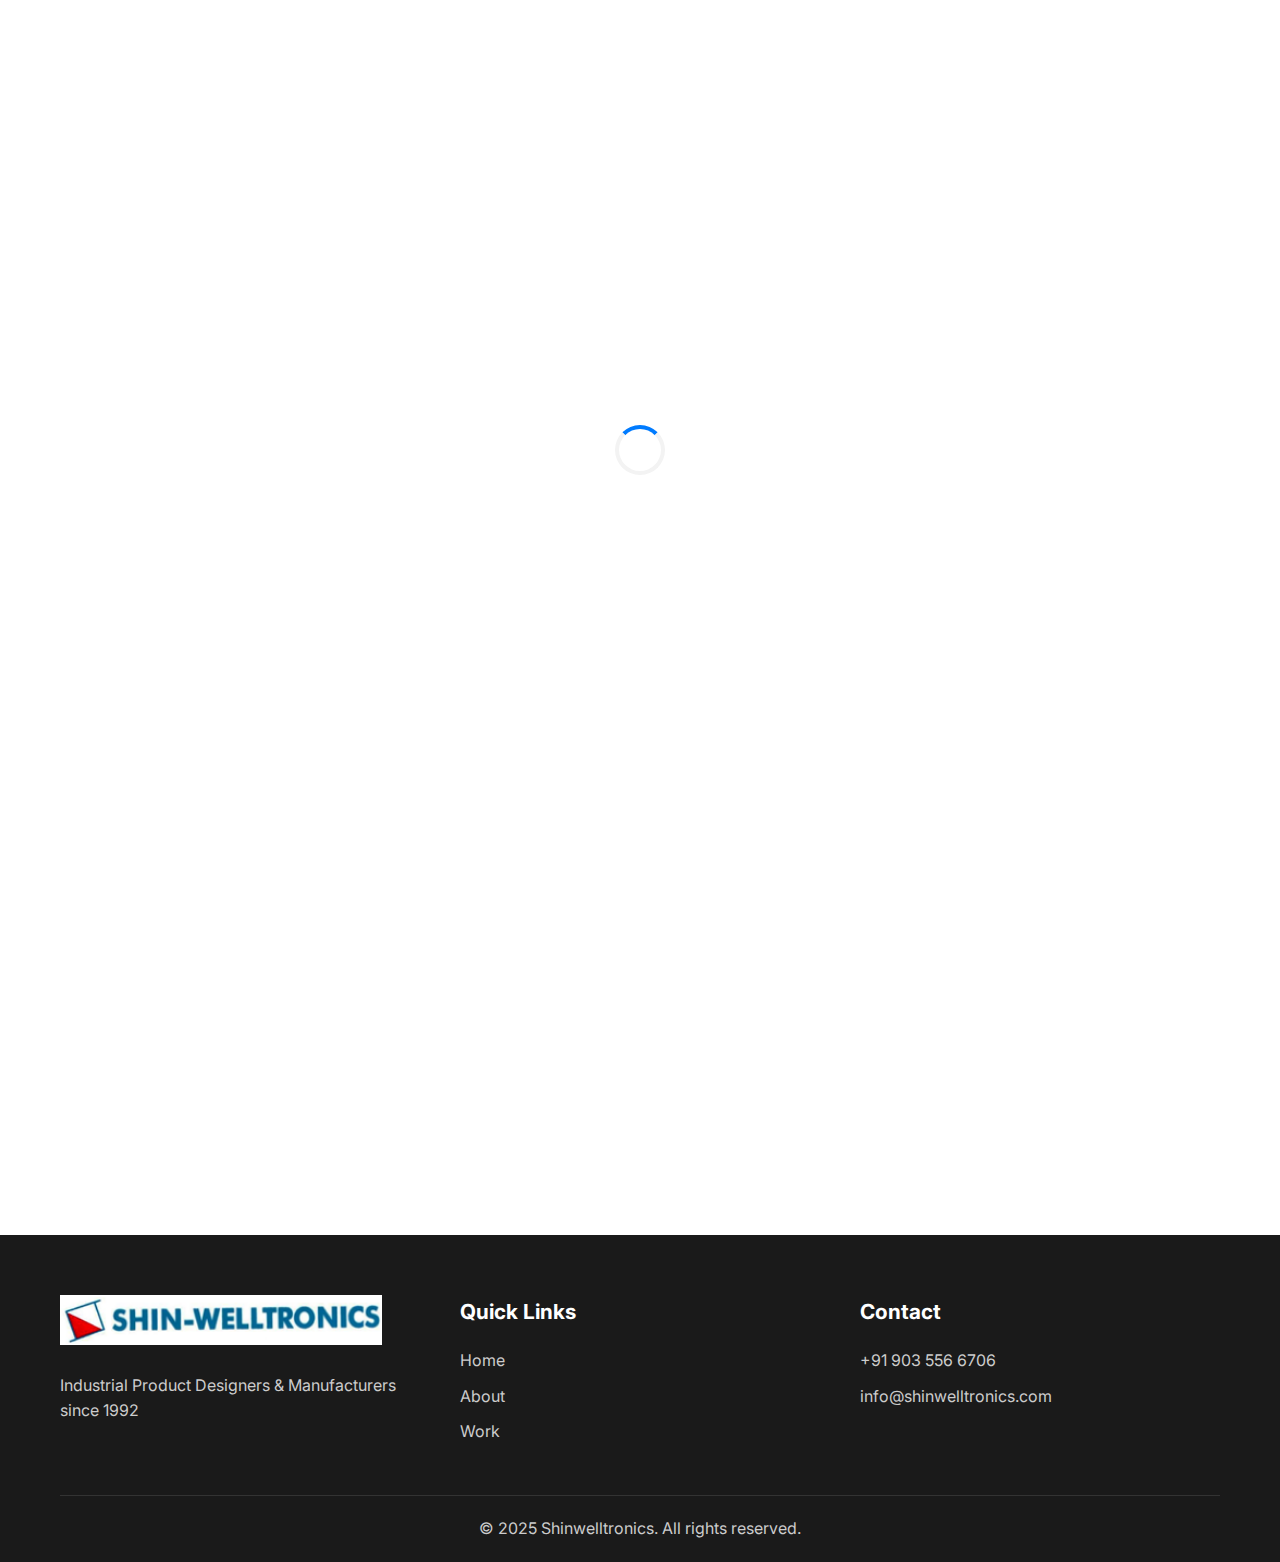
<file: index.html>
<!DOCTYPE html>
<html lang="en">
<head>
    <meta charset="UTF-8">
    <meta name="viewport" content="width=device-width, initial-scale=1.0">
    <title>Shinwelltronics - Industrial Product Designers & Manufacturers</title>
    <link rel="stylesheet" href="styles.css">
    <link href="https://fonts.googleapis.com/css2?family=Inter:wght@300;400;500;600;700&display=swap" rel="stylesheet">
    <link rel="stylesheet" href="https://cdnjs.cloudflare.com/ajax/libs/font-awesome/6.0.0/css/all.min.css">
</head>
<body>
    <!-- Navigation -->
    <nav class="navbar">
        <div class="nav-container">
            <div class="nav-logo">
                <a href="index.html">
                    <img src="img/shinwelltronics-logo.png" alt="Shinwelltronics">
                </a>
            </div>
            <ul class="nav-menu">
                <li class="nav-item">
                    <a href="index.html" class="nav-link active">Home</a>
                </li>
                <li class="nav-item">
                    <a href="about.html" class="nav-link">About</a>
                </li>
                <li class="nav-item">
                    <a href="work.html" class="nav-link">Work</a>
                </li>
                <li class="nav-item">
                    <a href="contact.html" class="nav-link">Contact</a>
                </li>
            </ul>
            <div class="hamburger">
                <span class="bar"></span>
                <span class="bar"></span>
                <span class="bar"></span>
            </div>
        </div>
    </nav>

    <!-- Hero Section -->
    <section id="home" class="hero">
        <div class="hero-container">
            <div class="hero-content">
                <h1 class="hero-title">Experts in Manufacturing Customised Industrial Products</h1>
                <p class="hero-subtitle">We develop industrial products to custom specifications with 25+ years of design and manufacturing expertise.</p>
                <div class="hero-buttons">
                    <a href="work.html" class="btn btn-primary">View Our Work</a>
                    <a href="contact.html" class="btn btn-secondary">Get in Touch</a>
                </div>
            </div>
            <div class="hero-image">
                <img src="img/main-bg.jpg" alt="Industrial Manufacturing">
            </div>
        </div>
    </section>

    <!-- Quick Stats Section -->
    <section class="stats">
        <div class="container">
            <div class="stats-grid">
                <div class="stat-item">
                    <div class="stat-number">25+</div>
                    <div class="stat-label">Years Experience</div>
                </div>
                <div class="stat-item">
                    <div class="stat-number">60+</div>
                    <div class="stat-label">Projects Completed</div>
                </div>
                <div class="stat-item">
                    <div class="stat-number">100%</div>
                    <div class="stat-label">Quality Assured</div>
                </div>
                <div class="stat-item">
                    <div class="stat-number">24/7</div>
                    <div class="stat-label">Support Available</div>
                </div>
            </div>
        </div>
    </section>

    <!-- Footer -->
    <footer class="footer">
        <div class="container">
            <div class="footer-content">
                <div class="footer-section">
                    <img src="img/shinwelltronics-logo.png" alt="Shinwelltronics" class="footer-logo">
                    <p>Industrial Product Designers & Manufacturers since 1992</p>
                </div>
                <div class="footer-section">
                    <h3>Quick Links</h3>
                    <ul>
                        <li><a href="index.html">Home</a></li>
                        <li><a href="about.html">About</a></li>
                        <li><a href="work.html">Work</a></li>
                    </ul>
                </div>
                <div class="footer-section">
                    <h3>Contact</h3>
                    <p>+91 903 556 6706</p>
                    <p>info@shinwelltronics.com</p>
                </div>
            </div>
            <div class="footer-bottom">
                <p>&copy; 2025 Shinwelltronics. All rights reserved.</p>
            </div>
        </div>
    </footer>

    <script src="script.js"></script>
</body>
</html>
</file>
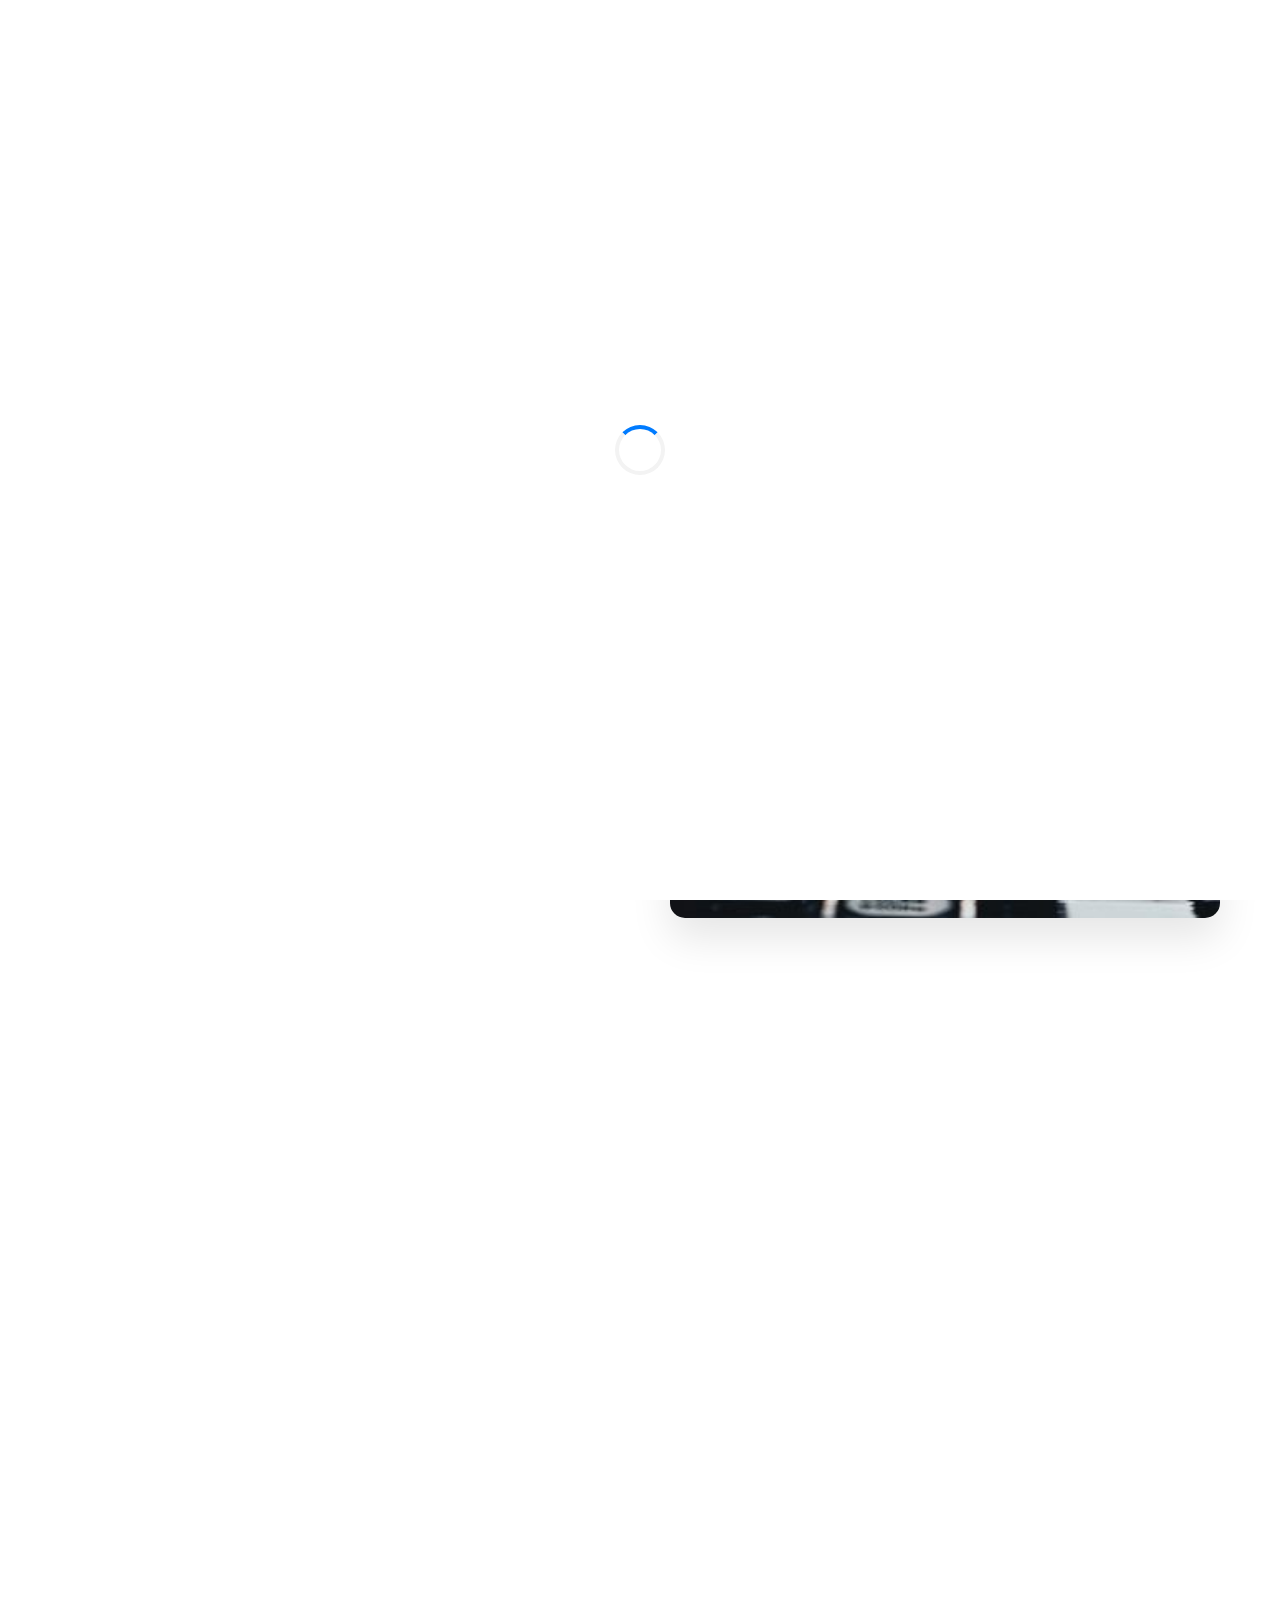
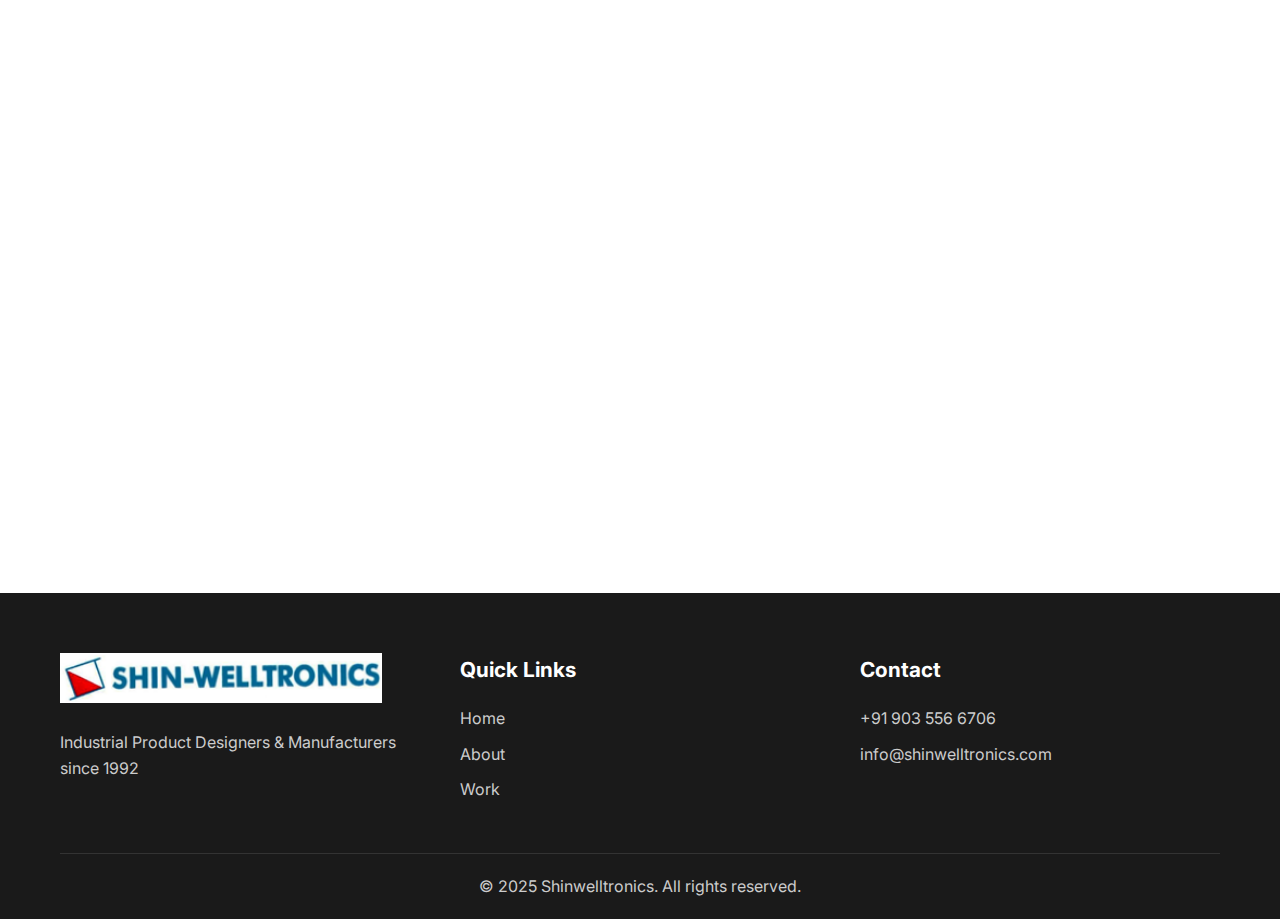
<file: about.html>
<!DOCTYPE html>
<html lang="en">
<head>
    <meta charset="UTF-8">
    <meta name="viewport" content="width=device-width, initial-scale=1.0">
    <title>About Us - Shinwelltronics</title>
    <link rel="stylesheet" href="styles.css">
    <link href="https://fonts.googleapis.com/css2?family=Inter:wght@300;400;500;600;700&display=swap" rel="stylesheet">
    <link rel="stylesheet" href="https://cdnjs.cloudflare.com/ajax/libs/font-awesome/6.0.0/css/all.min.css">
</head>
<body>
    <!-- Navigation -->
    <nav class="navbar">
        <div class="nav-container">
            <div class="nav-logo">
                <a href="index.html">
                    <img src="img/shinwelltronics-logo.png" alt="Shinwelltronics">
                </a>
            </div>
            <ul class="nav-menu">
                <li class="nav-item">
                    <a href="index.html" class="nav-link">Home</a>
                </li>
                <li class="nav-item">
                    <a href="about.html" class="nav-link active">About</a>
                </li>
                <li class="nav-item">
                    <a href="work.html" class="nav-link">Work</a>
                </li>
                <li class="nav-item">
                    <a href="facility.html" class="nav-link">Facility</a>
                </li>
                <li class="nav-item">
                    <a href="contact.html" class="nav-link">Contact</a>
                </li>
            </ul>
            <div class="hamburger">
                <span class="bar"></span>
                <span class="bar"></span>
                <span class="bar"></span>
            </div>
        </div>
    </nav>

    <!-- Page Header -->
    <section class="page-header">
        <div class="container">
            <h1>About Us</h1>
            <p>Learn more about our company and our journey</p>
        </div>
    </section>

    <!-- About Section -->
    <section class="about">
        <div class="container">
            <div class="about-content">
                <div class="about-text">
                    <h2>Who Are We?</h2>
                    <p class="about-highlight">Established in 1992, we specialise in manufacturing of industrial products.</p>
                    <p>We design, develop and manufacture a range of industrial & embedded products, and service industrial machines. Our team consists of design engineers who manage the life cycle of hardware-based & micro-controller based products to make the end product using computer interfacing, and comprehensive testing diagnostics.</p>
                    <p>Based in Bangalore, we offer 25+ years of rich design and manufacturing expertise to small and large companies globally.</p>
                </div>
                <div class="about-image">
                    <img src="img/industrial-product-development-bangalore-basavanagudi.jpg" alt="About Shinwelltronics">
                </div>
            </div>
        </div>
    </section>

    <!-- Mission Vision Section -->
    <section class="mission-vision">
        <div class="container">
            <div class="mv-grid">
                <div class="mv-card">
                    <div class="mv-icon">
                        <i class="fas fa-bullseye"></i>
                    </div>
                    <h3>Our Mission</h3>
                    <p>To provide innovative industrial manufacturing solutions that exceed customer expectations through quality, reliability, and cutting-edge technology.</p>
                </div>
                <div class="mv-card">
                    <div class="mv-icon">
                        <i class="fas fa-eye"></i>
                    </div>
                    <h3>Our Vision</h3>
                    <p>To be the leading industrial product design and manufacturing company, recognized for excellence, innovation, and customer satisfaction.</p>
                </div>
            </div>
        </div>
    </section>

    <!-- Values Section -->
    <section class="values">
        <div class="container">
            <div class="section-header">
                <h2>Our Core Values</h2>
                <p>The principles that guide everything we do</p>
            </div>
            <div class="values-grid">
                <div class="value-card">
                    <div class="value-icon">
                        <i class="fas fa-star"></i>
                    </div>
                    <h3>Quality</h3>
                    <p>We maintain the highest standards in all our products and services.</p>
                </div>
                <div class="value-card">
                    <div class="value-icon">
                        <i class="fas fa-lightbulb"></i>
                    </div>
                    <h3>Innovation</h3>
                    <p>Constantly pushing boundaries with cutting-edge technology and solutions.</p>
                </div>
                <div class="value-card">
                    <div class="value-icon">
                        <i class="fas fa-handshake"></i>
                    </div>
                    <h3>Integrity</h3>
                    <p>Building trust through honest, transparent, and ethical business practices.</p>
                </div>
                <div class="value-card">
                    <div class="value-icon">
                        <i class="fas fa-users"></i>
                    </div>
                    <h3>Customer Focus</h3>
                    <p>Putting our customers first and exceeding their expectations.</p>
                </div>
            </div>
        </div>
    </section>

    <!-- Footer -->
    <footer class="footer">
        <div class="container">
            <div class="footer-content">
                <div class="footer-section">
                    <img src="img/shinwelltronics-logo.png" alt="Shinwelltronics" class="footer-logo">
                    <p>Industrial Product Designers & Manufacturers since 1992</p>
                </div>
                <div class="footer-section">
                    <h3>Quick Links</h3>
                    <ul>
                        <li><a href="index.html">Home</a></li>
                        <li><a href="about.html">About</a></li>
                        <li><a href="work.html">Work</a></li>
                    </ul>
                </div>
                <div class="footer-section">
                    <h3>Contact</h3>
                    <p>+91 903 556 6706</p>
                    <p>info@shinwelltronics.com</p>
                </div>
            </div>
            <div class="footer-bottom">
                <p>&copy; 2025 Shinwelltronics. All rights reserved.</p>
            </div>
        </div>
    </footer>

    <script src="script.js"></script>
</body>
</html>
</file>
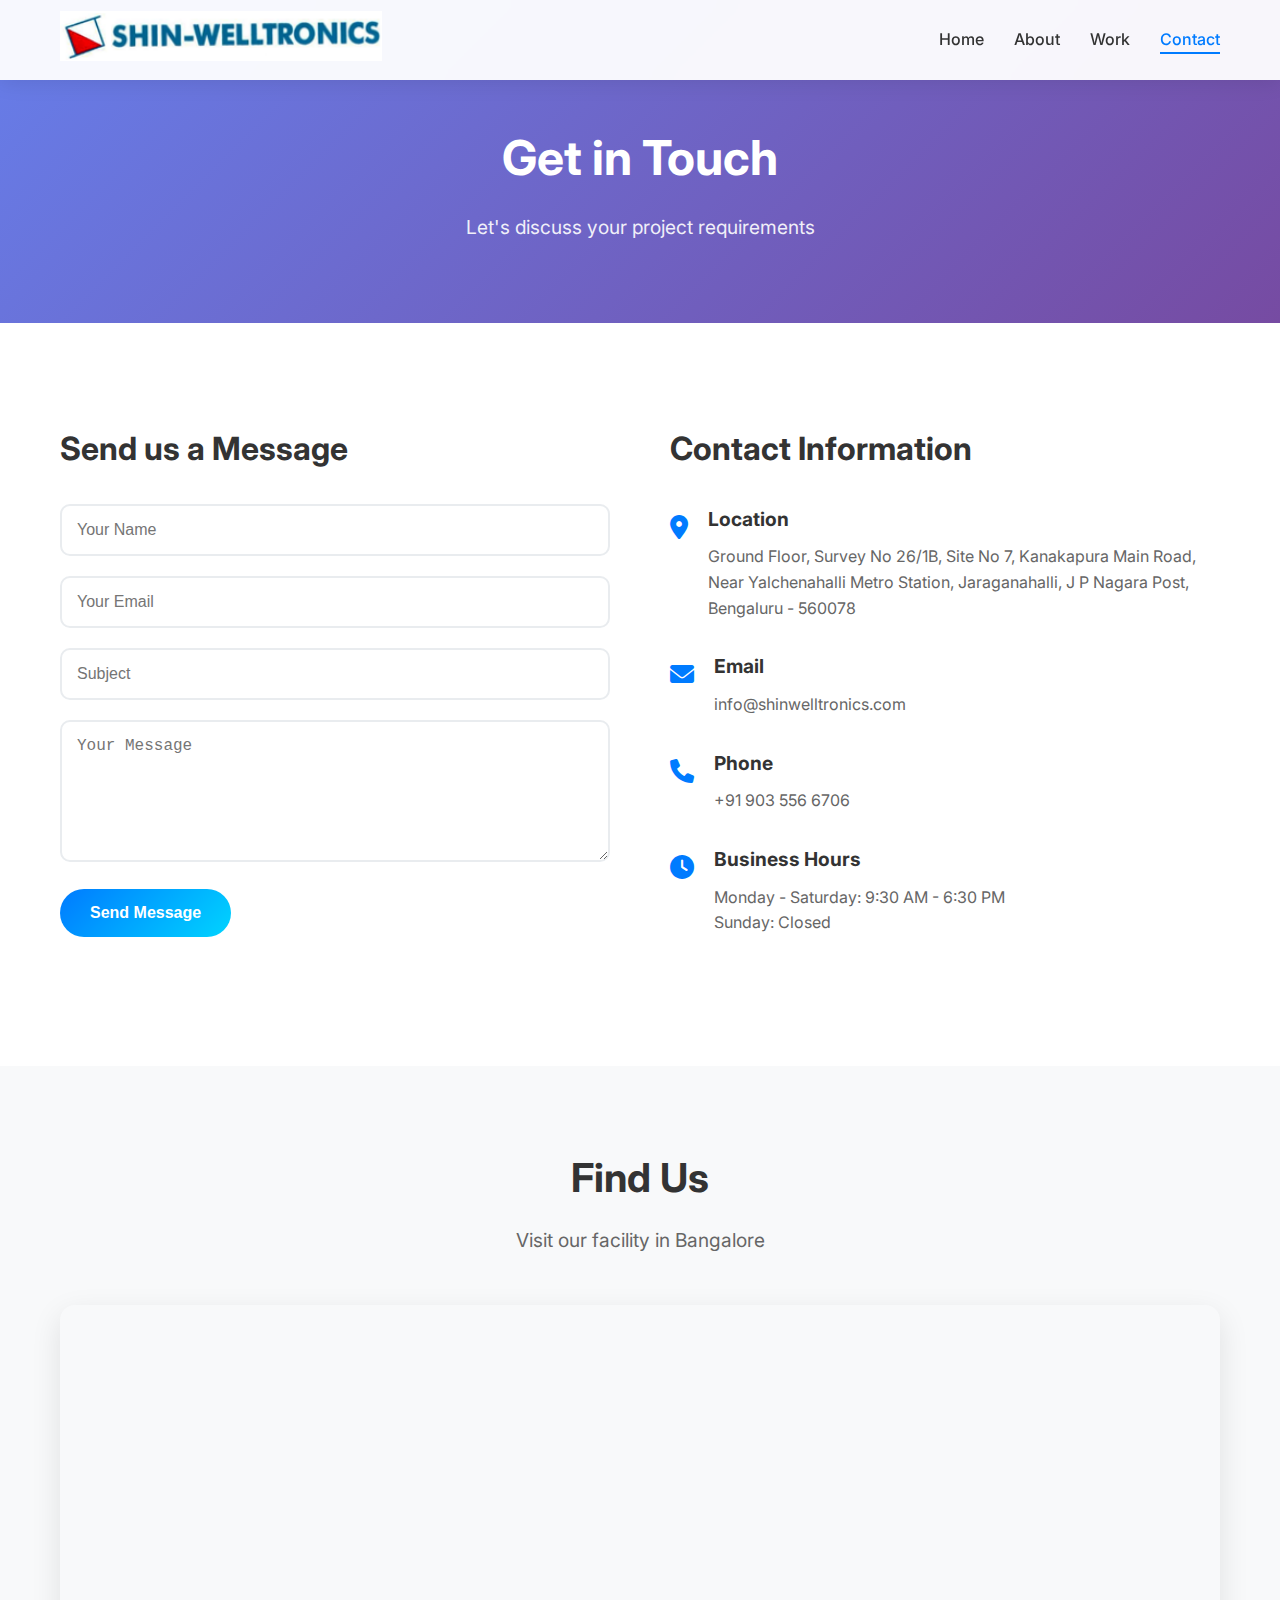
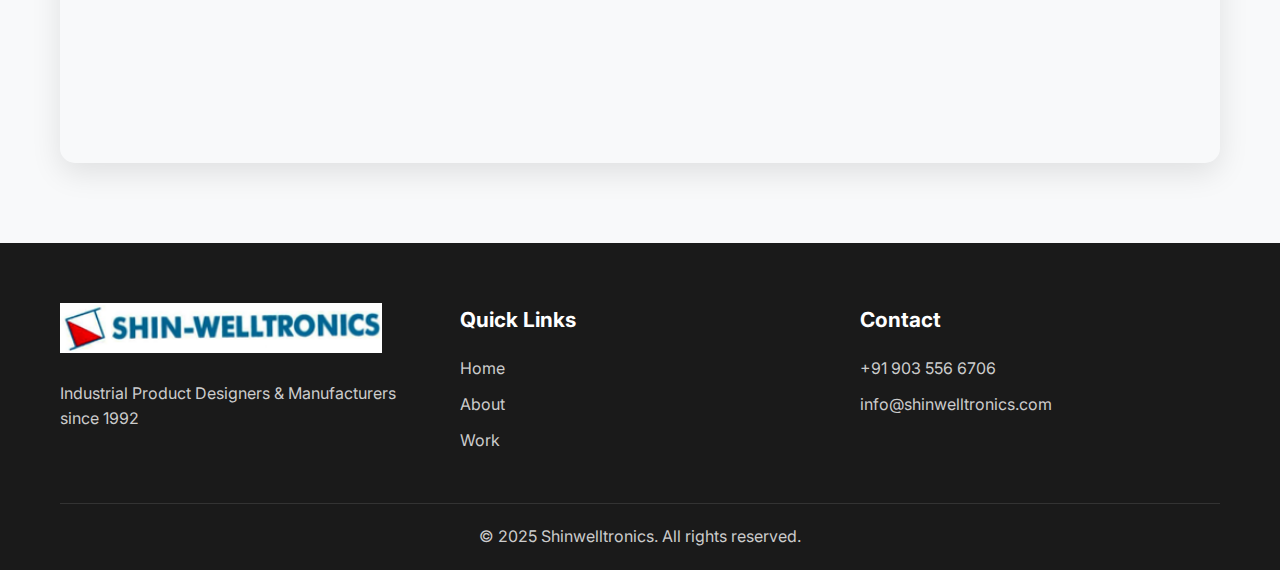
<file: contact.html>
<!DOCTYPE html>
<html lang="en">
<head>
    <meta charset="UTF-8">
    <meta name="viewport" content="width=device-width, initial-scale=1.0">
    <title>Contact Us - Shinwelltronics</title>
    <link rel="stylesheet" href="styles.css">
    <link href="https://fonts.googleapis.com/css2?family=Inter:wght@300;400;500;600;700&display=swap" rel="stylesheet">
    <link rel="stylesheet" href="https://cdnjs.cloudflare.com/ajax/libs/font-awesome/6.0.0/css/all.min.css">
</head>
<body>
    <!-- Navigation -->
    <nav class="navbar">
        <div class="nav-container">
            <div class="nav-logo">
                <a href="index.html">
                    <img src="img/shinwelltronics-logo.png" alt="Shinwelltronics">
                </a>
            </div>
            <ul class="nav-menu">
                <li class="nav-item">
                    <a href="index.html" class="nav-link">Home</a>
                </li>
                <li class="nav-item">
                    <a href="about.html" class="nav-link">About</a>
                </li>
                <li class="nav-item">
                    <a href="work.html" class="nav-link">Work</a>
                </li>
                <li class="nav-item">
                    <a href="contact.html" class="nav-link active">Contact</a>
                </li>
            </ul>
            <div class="hamburger">
                <span class="bar"></span>
                <span class="bar"></span>
                <span class="bar"></span>
            </div>
        </div>
    </nav>

    <!-- Page Header -->
    <section class="page-header">
        <div class="container">
            <h1>Get in Touch</h1>
            <p>Let's discuss your project requirements</p>
        </div>
    </section>

    <!-- Contact Section -->
    <section class="contact">
        <div class="container">
            <div class="contact-content">
                <div class="contact-form">
                    <h2>Send us a Message</h2>
                    <form action="https://api.web3forms.com/submit" method="POST" id="contactForm">
                        <!-- REQUIRED: Web3Forms Access Key -->
                        <input type="hidden" name="access_key" value="5f8a4d4d-9c7e-43bc-95ce-70347e9f28bb">
                        <input type="hidden" name="from_name" value="Shinwelltronics Website">
                        <input type="hidden" name="subject" value="New Inquiry from Website">

                        <!-- Optional Redirect (or remove if using JS message only) -->
                        <!-- <input type="hidden" name="redirect" value="https://yourwebsite.com/thank-you.html"> -->

                        <div class="form-group">
                            <input type="text" name="name" placeholder="Your Name" required>
                        </div>
                        <div class="form-group">
                            <input type="email" name="email" placeholder="Your Email" required>
                        </div>
                        <div class="form-group">
                            <input type="text" name="subject" placeholder="Subject" required>
                        </div>
                        <div class="form-group">
                            <textarea name="message" placeholder="Your Message" rows="6" required></textarea>
                        </div>

                        <!-- Honeypot (Spam Protection) -->
                        <input type="checkbox" name="botcheck" class="hidden" style="display:none;">

                        <button type="submit" class="btn btn-primary">Send Message</button>
                    </form>

                    <!-- Success / Error Message -->
                    <p id="formMessage" style="margin-top: 10px; font-weight: 500;"></p>
                </div>

                <div class="contact-info">
                    <h2>Contact Information</h2>
                    <div class="contact-item">
                        <div class="contact-icon">
                            <i class="fas fa-map-marker-alt"></i>
                        </div>
                        <div class="contact-details">
                            <h3>Location</h3>
                            <p>Ground Floor, Survey No 26/1B, Site No 7, Kanakapura Main Road, Near Yalchenahalli Metro Station, Jaraganahalli, J P Nagara Post, Bengaluru - 560078</p>
                        </div>
                    </div>
                    <div class="contact-item">
                        <div class="contact-icon">
                            <i class="fas fa-envelope"></i>
                        </div>
                        <div class="contact-details">
                            <h3>Email</h3>
                            <p>info@shinwelltronics.com</p>
                        </div>
                    </div>
                    <div class="contact-item">
                        <div class="contact-icon">
                            <i class="fas fa-phone"></i>
                        </div>
                        <div class="contact-details">
                            <h3>Phone</h3>
                            <p>+91 903 556 6706</p>
                        </div>
                    </div>
                    <div class="contact-item">
                        <div class="contact-icon">
                            <i class="fas fa-clock"></i>
                        </div>
                        <div class="contact-details">
                            <h3>Business Hours</h3>
                            <p>Monday - Saturday: 9:30 AM - 6:30 PM<br>
                            Sunday: Closed</p>
                        </div>
                    </div>
                </div>
            </div>
        </div>
    </section>

    <!-- Map Section -->
    <section class="map-section">
        <div class="container">
            <div class="section-header">
                <h2>Find Us</h2>
                <p>Visit our facility in Bangalore</p>
            </div>
            <div class="map-container">
                <iframe 
                    src="https://www.google.com/maps/embed?pb=!1m18!1m12!1m3!1d3889.082739702598!2d77.56995267426738!3d12.905183017177716!2m3!1f0!2f0!3f0!3m2!1i1024!2i768!4f13.1!3m3!1m2!1s0x3bae152f25b1463f%3A0x554195fc3e6c0688!2sShinwelltronics!5e0!3m2!1sen!2sin!4v1725022334567!5m2!1sen!2sin"

                    width="100%" 
                    height="450" 
                    style="border:0;" 
                    allowfullscreen="" 
                    loading="lazy" 
                    referrerpolicy="no-referrer-when-downgrade">
                </iframe>
            </div>
        </div>
    </section>

    <!-- Footer -->
    <footer class="footer">
        <div class="container">
            <div class="footer-content">
                <div class="footer-section">
                    <img src="img/shinwelltronics-logo.png" alt="Shinwelltronics" class="footer-logo">
                    <p>Industrial Product Designers & Manufacturers since 1992</p>
                </div>
                <div class="footer-section">
                    <h3>Quick Links</h3>
                    <ul>
                        <li><a href="index.html">Home</a></li>
                        <li><a href="about.html">About</a></li>
                        <li><a href="work.html">Work</a></li>
                    </ul>
                </div>
                <div class="footer-section">
                    <h3>Contact</h3>
                    <p>+91 903 556 6706</p>
                    <p>info@shinwelltronics.com</p>
                </div>
            </div>
            <div class="footer-bottom">
                <p>&copy; 2025 Shinwelltronics. All rights reserved.</p>
            </div>
        </div>
    </footer>

    <script>
    // Web3Forms AJAX Handling
    const form = document.getElementById("contactForm");
    const formMessage = document.getElementById("formMessage");

    form.addEventListener("submit", async function (e) {
        e.preventDefault();
        const formData = new FormData(form);

        const response = await fetch(form.action, {
            method: form.method,
            body: formData
        });

        if (response.ok) {
            formMessage.style.color = "green";
            formMessage.textContent = "✅ Thank you! We will get back to you soon.";
            form.reset();
        } else {
            formMessage.style.color = "red";
            formMessage.textContent = "❌ Oops! Something went wrong. Please try again.";
        }
    });
    </script>
</body>
</html>
</file>
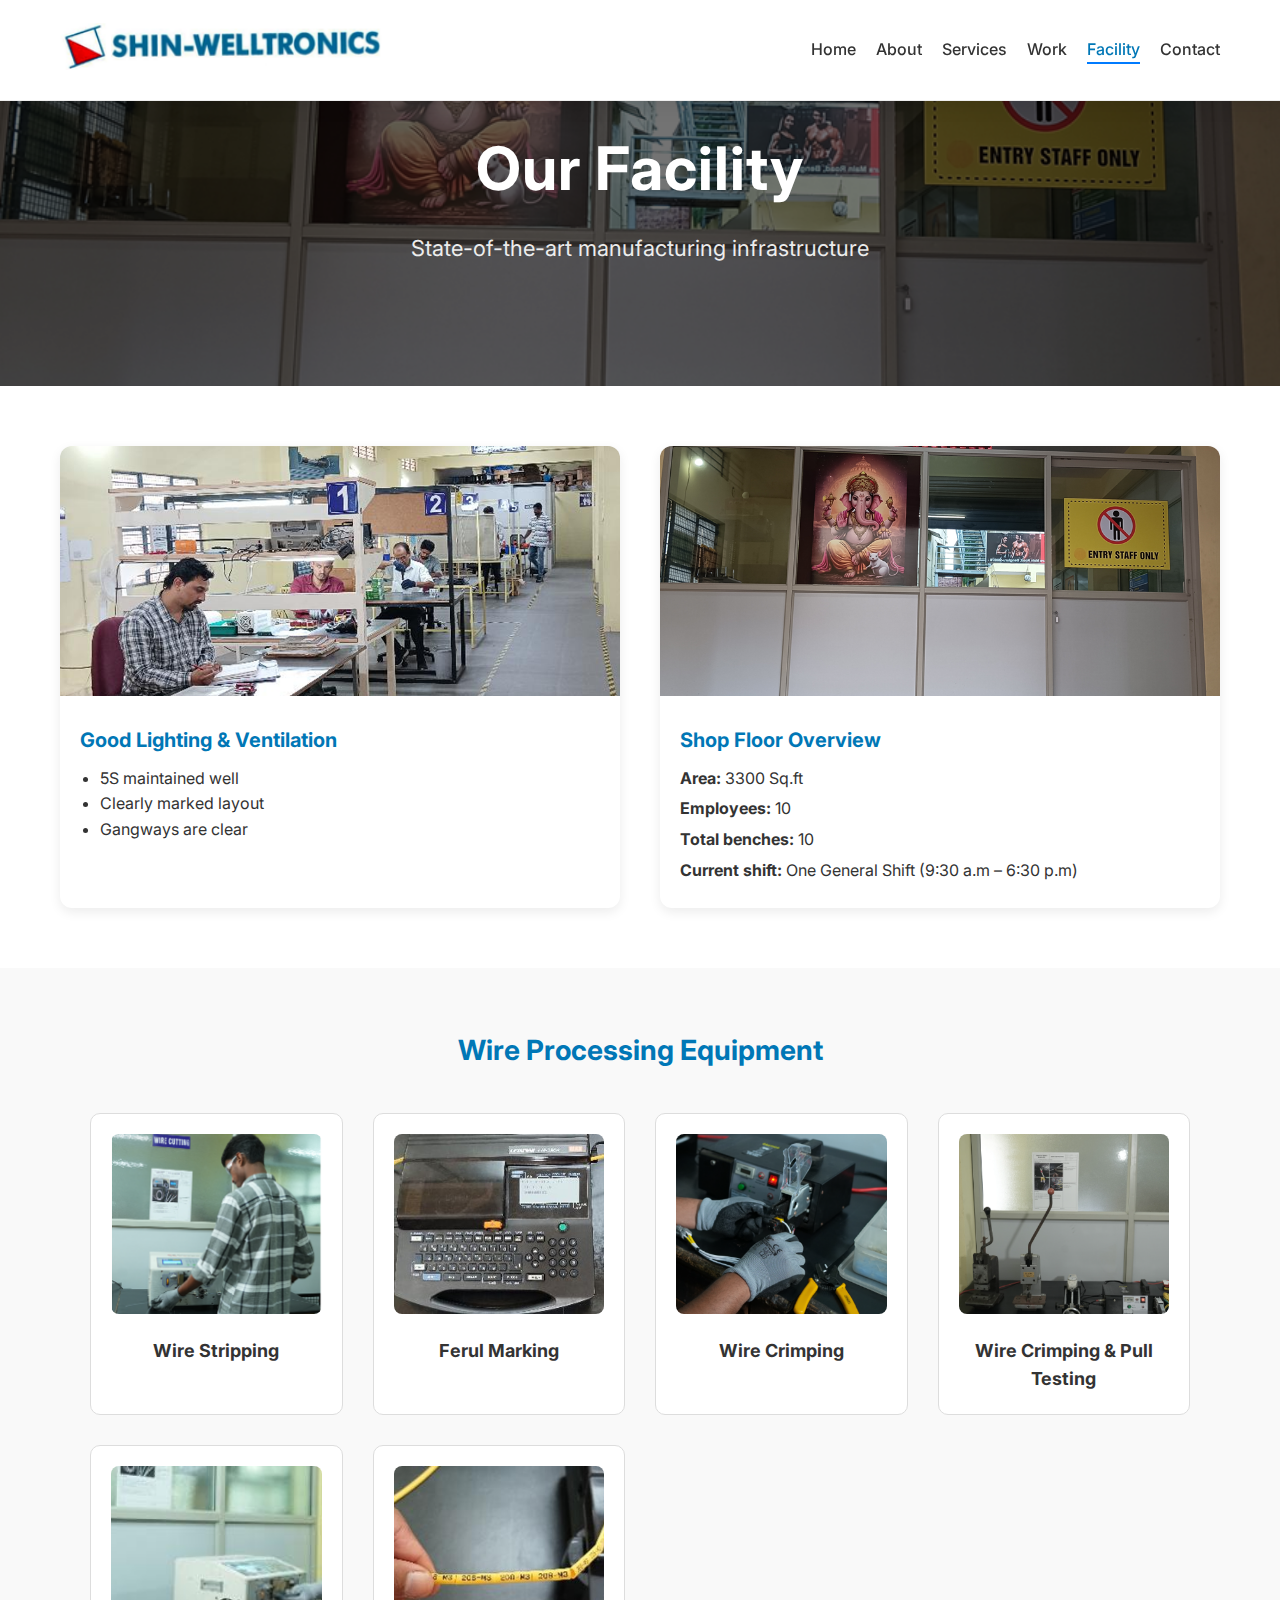
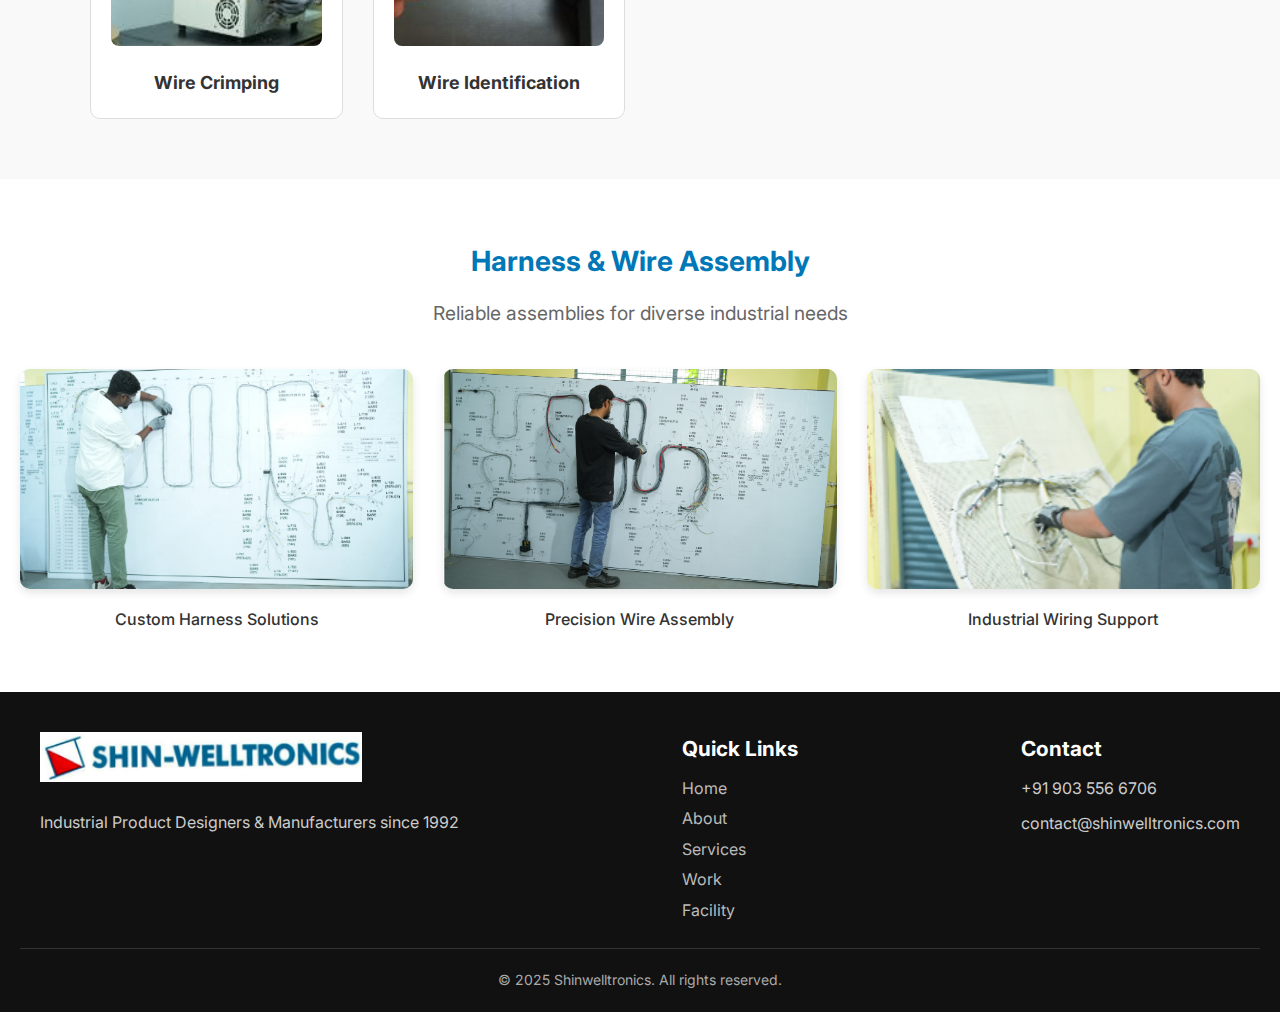
<file: facility.html>
<!DOCTYPE html>
<html lang="en">
<head>
  <meta charset="UTF-8">
  <meta name="viewport" content="width=device-width, initial-scale=1.0">
  <title>Our Facility - Shinwelltronics</title>
  <link rel="stylesheet" href="styles.css">
  <link href="https://fonts.googleapis.com/css2?family=Inter:wght@300;400;500;600;700&display=swap" rel="stylesheet">
  <link rel="stylesheet" href="https://cdnjs.cloudflare.com/ajax/libs/font-awesome/6.0.0/css/all.min.css">

  <style>
    body {
      margin: 0;
      font-family: "Inter", sans-serif;
      background: #fff;
      color: #333;
    }

    /* Navbar (keep consistent with your other pages) */
    .navbar {
      background: #fff;
      border-bottom: 1px solid #eee;
      padding: 10px 20px;
    }
    .nav-container {
      display: flex;
      justify-content: space-between;
      align-items: center;
      max-width: 1200px;
      margin: auto;
    }
    .nav-logo img {
      height: 50px;
    }
    .nav-menu {
      display: flex;
      list-style: none;
      gap: 20px;
      margin: 0;
      padding: 0;
    }
    .nav-link {
      text-decoration: none;
      font-weight: 500;
      color: #333;
      transition: color 0.3s;
    }
    .nav-link:hover, .nav-link.active {
      color: #0077b6;
    }
/* Page Header*/
.page-header {
  background: linear-gradient(rgba(0,0,0,0.55), rgba(0,0,0,0.55)), 
              url("img/portfolio/image1.png") center/cover no-repeat;
  color: #fff;
  text-align: center;
  padding: 120px 20px;   /* more height */
}
.page-header h1 {
  font-size: 60px;       /* bigger title */
  font-weight: 700;
  margin-bottom: 15px;
  letter-spacing: 1px;
}
.page-header p {
  font-size: 22px;       /* slightly larger tagline */
  font-weight: 400;
  margin: 0;
  opacity: 0.9;
}


    /* Facility Section */
    .facility-section {
      padding: 60px 20px;
      max-width: 1200px;
      margin: auto;
    }
    .facility-grid {
      display: flex;
      flex-wrap: wrap;
      gap: 40px;
      justify-content: center;
    }
    .facility-item {
      flex: 1 1 45%;
      min-width: 300px;
      background: #fff;
      border-radius: 12px;
      box-shadow: 0 4px 12px rgba(0,0,0,0.08);
      overflow: hidden;
      transition: transform 0.3s ease;
    }
    .facility-item:hover {
      transform: translateY(-5px);
    }
    .facility-item img {
      width: 100%;
      height: 250px;
      object-fit: cover;
      cursor: pointer;
    }
    .facility-text {
      padding: 20px;
    }
    .facility-text h3 {
      margin: 0 0 10px;
      font-size: 20px;
      color: #0077b6;
    }
    .facility-text ul {
      margin: 0;
      padding-left: 20px;
    }
    .facility-text p {
      margin: 5px 0;
    }

    /* Equipment Section */
    .wire-processing-section {
      padding: 60px 20px;
      background: #f9f9f9;
    }
    .section-header {
      text-align: center;
      margin-bottom: 40px;
    }
    .section-header h2 {
      font-size: 28px;
      font-weight: 700;
      color: #0077b6;
    }
    .equipment-grid {
      display: grid;
      grid-template-columns: repeat(auto-fit, minmax(250px, 1fr));
      gap: 30px;
      max-width: 1100px;
      margin: auto;
    }
    .equipment-item {
      background: #fff;
      border: 1px solid #ddd;
      border-radius: 10px;
      text-align: center;
      padding: 20px;
      transition: transform 0.3s ease, box-shadow 0.3s ease;
    }
    .equipment-item:hover {
      transform: translateY(-5px);
      box-shadow: 0 5px 15px rgba(0,0,0,0.1);
    }
    .equipment-item img {
      width: 100%;
      height: 180px;
      object-fit: cover;
      border-radius: 8px;
      margin-bottom: 15px;
      cursor: pointer;
    }
    .equipment-item h3 {
      font-size: 18px;
      margin: 0;
      color: #333;
    }

    /* Harness & Wire Assembly */
    .harness-wire {
      padding: 60px 20px;
      text-align: center;
    }
    .harness-wire .section-header h2 {
      color: #0077b6;
    }
    .assembly-grid {
      display: grid;
      grid-template-columns: repeat(auto-fit, minmax(250px, 1fr));
      gap: 30px;
      margin-top: 30px;
    }
    .assembly-item img {
      width: 100%;
      height: 220px;
      object-fit: cover;
      border-radius: 10px;
      box-shadow: 0 4px 8px rgba(0,0,0,0.1);
      cursor: pointer;
    }
    .assembly-item p {
      margin-top: 10px;
      font-weight: 500;
    }

    /* Modal for Image Enlarging */
    .modal {
      display: none;
      position: fixed;
      z-index: 1000;
      left: 0;
      top: 0;
      width: 100%;
      height: 100%;
      overflow: auto;
      background: rgba(0,0,0,0.9);
      align-items: center;
      justify-content: center;
    }
    .modal-content {
      max-width: 90%;
      max-height: 80%;
      border-radius: 10px;
    }
    .close {
      position: absolute;
      top: 20px;
      right: 40px;
      color: #fff;
      font-size: 40px;
      font-weight: bold;
      cursor: pointer;
    }

    /* Footer */
    .footer {
      background: #111;
      color: #fff;
      padding: 40px 20px 20px;
    }
    .footer-content {
      display: flex;
      flex-wrap: wrap;
      justify-content: space-between;
      gap: 30px;
      max-width: 1200px;
      margin: auto;
    }
    .footer-section h3 {
      margin-bottom: 10px;
    }
    .footer-section ul {
      list-style: none;
      padding: 0;
      margin: 0;
    }
    .footer-section ul li {
      margin: 5px 0;
    }
    .footer-section ul li a {
      color: #bbb;
      text-decoration: none;
      transition: color 0.3s;
    }
    .footer-section ul li a:hover {
      color: #fff;
    }
    .footer-bottom {
      text-align: center;
      margin-top: 20px;
      font-size: 14px;
      color: #aaa;
    }

    /* Responsive */
    @media (max-width: 768px) {
      .facility-grid {
        flex-direction: column;
      }
      .facility-item {
        flex: 1 1 100%;
      }
    }
  </style>
</head>
<body>
  <!-- Navigation -->
  <nav class="navbar">
    <div class="nav-container">
      <div class="nav-logo">
        <a href="index.html">
          <img src="img/shinwelltronics-logo.png" alt="Shinwelltronics">
        </a>
      </div>
      <ul class="nav-menu">
        <li><a href="index.html" class="nav-link">Home</a></li>
        <li><a href="about.html" class="nav-link">About</a></li>
        <li><a href="services.html" class="nav-link">Services</a></li>
        <li><a href="work.html" class="nav-link">Work</a></li>
        <li><a href="facility.html" class="nav-link active">Facility</a></li>
        <li><a href="contact.html" class="nav-link">Contact</a></li>
      </ul>
    </div>
  </nav>

  <!-- Page Header -->
  <section class="page-header">
    <h1>Our Facility</h1>
    <p>State-of-the-art manufacturing infrastructure</p>
  </section>

  <!-- Facility Section -->
  <section class="facility-section">
    <div class="facility-grid">
      <div class="facility-item">
        <img src="img/portfolio/image.png" alt="Good Lighting">
        <div class="facility-text">
          <h3>Good Lighting & Ventilation</h3>
          <ul>
            <li>5S maintained well</li>
            <li>Clearly marked layout</li>
            <li>Gangways are clear</li>
          </ul>
        </div>
      </div>
      <div class="facility-item">
        <img src="img/portfolio/image1.png" alt="Shop Floor">
        <div class="facility-text">
          <h3>Shop Floor Overview</h3>
          <p><b>Area:</b> 3300 Sq.ft</p>
          <p><b>Employees:</b> 10</p>
          <p><b>Total benches:</b> 10</p>
          <p><b>Current shift:</b> One General Shift (9:30 a.m – 6:30 p.m)</p>
        </div>
      </div>
    </div>
  </section>

  <!-- Wire Processing Equipment -->
  <section class="wire-processing-section">
    <div class="section-header">
      <h2>Wire Processing Equipment</h2>
    </div>
    <div class="equipment-grid">
      <div class="equipment-item">
        <img src="img/portfolio/Pic1.png" alt="Wire Stripping">
        <h3>Wire Stripping</h3>
      </div>
      <div class="equipment-item">
        <img src="img/portfolio/pic2.jpg" alt="Ferul Marking">
        <h3>Ferul Marking</h3>
      </div>
      <div class="equipment-item">
        <img src="img/portfolio/pic3.png" alt="Wire Crimping">
        <h3>Wire Crimping</h3>
      </div>
      <div class="equipment-item">
        <img src="img/portfolio/pic4.png" alt="Crimping & Pull Testing">
        <h3>Wire Crimping & Pull Testing</h3>
      </div>
      <div class="equipment-item">
        <img src="img/portfolio/Picture5.jpeg" alt="Wire Crimping">
        <h3>Wire Crimping</h3>
      </div>
      <div class="equipment-item">
        <img src="img/portfolio/Picture7.jpg" alt="Wire Identification">
        <h3>Wire Identification</h3>
      </div>
    </div>
  </section>

  <!-- Harness & Wire Assembly -->
  <section class="harness-wire">
    <div class="section-header">
      <h2>Harness & Wire Assembly</h2>
      <p>Reliable assemblies for diverse industrial needs</p>
    </div>
    <div class="assembly-grid">
      <div class="assembly-item">
        <img src="img/portfolio/h1.png" alt="Custom Harness">
        <p>Custom Harness Solutions</p>
      </div>
      <div class="assembly-item">
        <img src="img/portfolio/h2.png" alt="Wire Assembly">
        <p>Precision Wire Assembly</p>
      </div>
      <div class="assembly-item">
        <img src="img/portfolio/h3.png" alt="Industrial Wiring">
        <p>Industrial Wiring Support</p>
      </div>
    </div>
  </section>

  <!-- Footer -->
  <footer class="footer">
    <div class="footer-content">
      <div class="footer-section">
        <img src="img/shinwelltronics-logo.png" alt="Shinwelltronics" class="footer-logo" style="height:50px;">
        <p>Industrial Product Designers & Manufacturers since 1992</p>
      </div>
      <div class="footer-section">
        <h3>Quick Links</h3>
        <ul>
          <li><a href="index.html">Home</a></li>
          <li><a href="about.html">About</a></li>
          <li><a href="services.html">Services</a></li>
          <li><a href="work.html">Work</a></li>
          <li><a href="facility.html">Facility</a></li>
        </ul>
      </div>
      <div class="footer-section">
        <h3>Contact</h3>
        <p>+91 903 556 6706</p>
        <p>contact@shinwelltronics.com</p>
      </div>
    </div>
    <div class="footer-bottom">
      <p>&copy; 2025 Shinwelltronics. All rights reserved.</p>
    </div>
  </footer>

  <!-- Modal -->
  <div id="imgModal" class="modal">
    <span class="close">&times;</span>
    <img class="modal-content" id="modalImage">
  </div>

  <script>
    // Image modal popup
    const modal = document.getElementById("imgModal");
    const modalImg = document.getElementById("modalImage");
    const closeBtn = document.querySelector(".close");

    document.querySelectorAll("img").forEach(img => {
      img.addEventListener("click", function() {
        if (this.closest(".nav-logo") || this.closest(".footer")) return; // Skip logo/footer
        modal.style.display = "flex";
        modalImg.src = this.src;
      });
    });

    closeBtn.onclick = () => modal.style.display = "none";
    modal.onclick = (e) => { if (e.target === modal) modal.style.display = "none"; };
  </script>
</body>
</html>
</file>
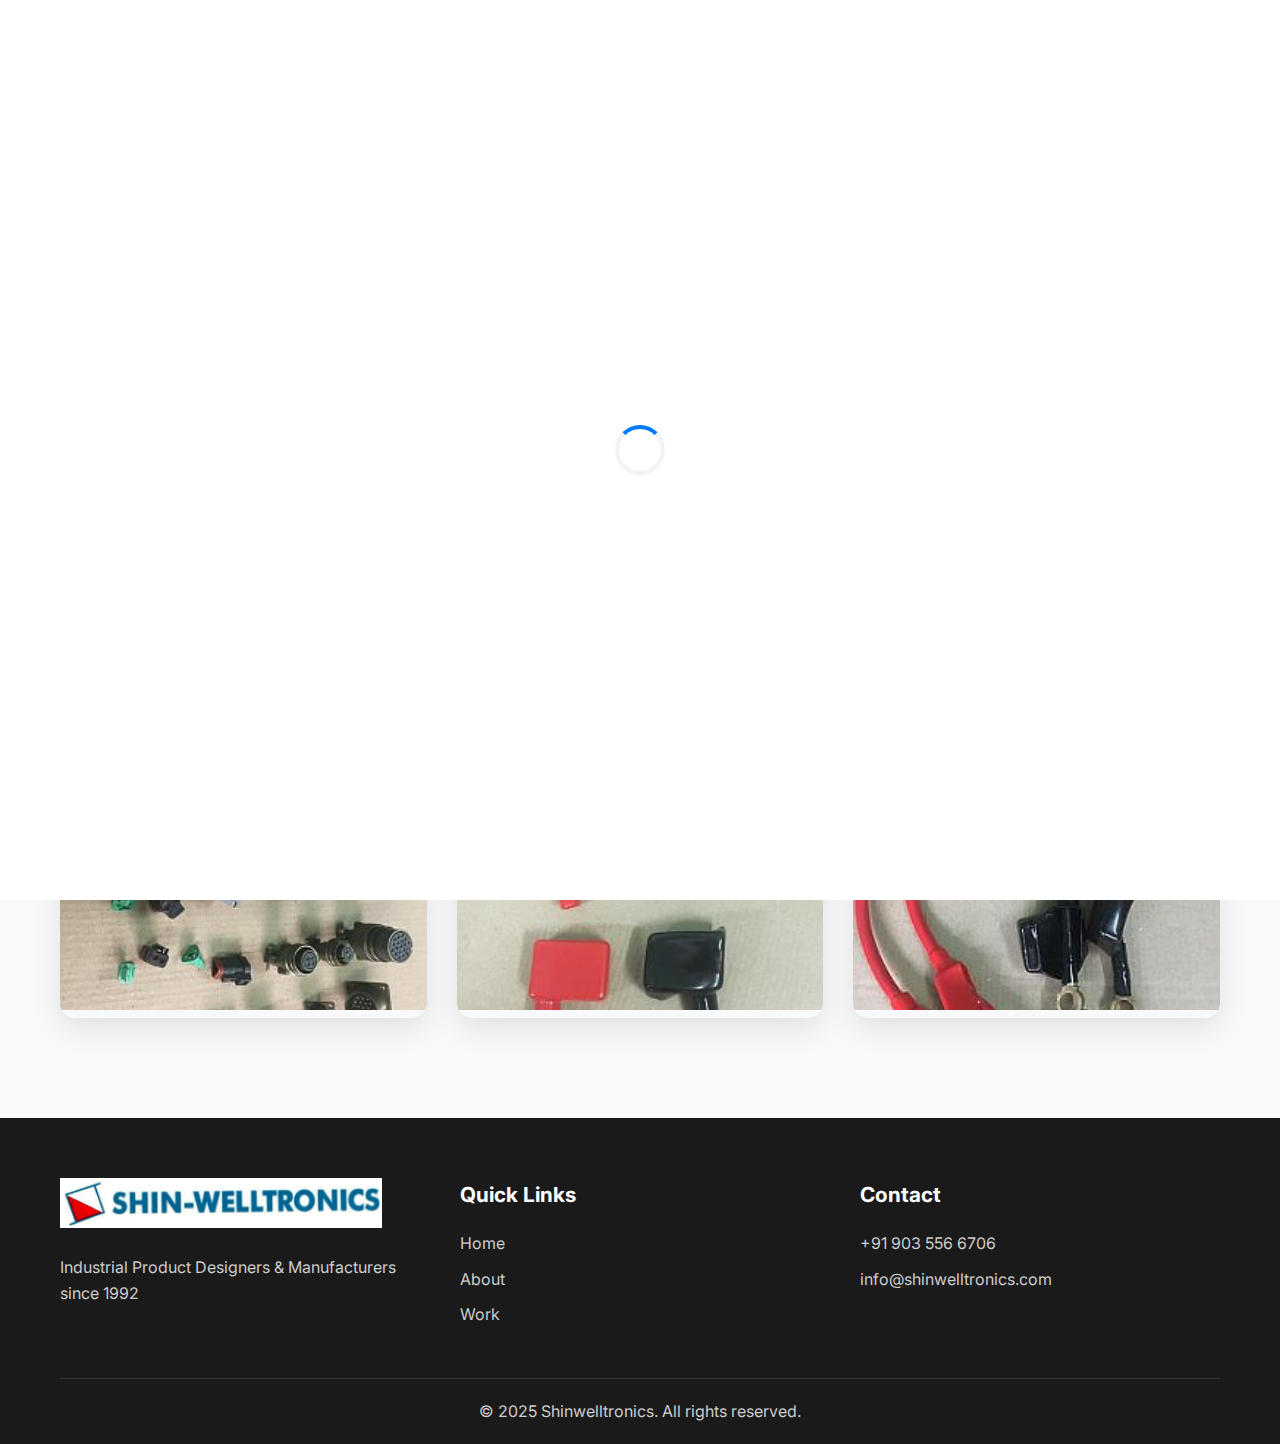
<file: work.html>
<!DOCTYPE html>
<html lang="en">
<head>
    <meta charset="UTF-8">
    <meta name="viewport" content="width=device-width, initial-scale=1.0">
    <title>Our Work - Shinwelltronics</title>
    <link rel="stylesheet" href="styles.css">
    <link href="https://fonts.googleapis.com/css2?family=Inter:wght@300;400;500;600;700&display=swap" rel="stylesheet">
    <link rel="stylesheet" href="https://cdnjs.cloudflare.com/ajax/libs/font-awesome/6.0.0/css/all.min.css">
</head>
<body>
    <!-- Navigation -->
    <nav class="navbar">
        <div class="nav-container">
            <div class="nav-logo">
                <a href="index.html">
                    <img src="img/shinwelltronics-logo.png" alt="Shinwelltronics">
                </a>
            </div>
            <ul class="nav-menu">
                <li class="nav-item">
                    <a href="index.html" class="nav-link">Home</a>
                </li>
                <li class="nav-item">
                    <a href="about.html" class="nav-link">About</a>
                </li>
                <li class="nav-item">
                    <a href="work.html" class="nav-link active">Work</a>
                </li>
                <li class="nav-item">
                    <a href="contact.html" class="nav-link">Contact</a>
                </li>
            </ul>
            <div class="hamburger">
                <span class="bar"></span>
                <span class="bar"></span>
                <span class="bar"></span>
            </div>
        </div>
    </nav>

    <!-- Page Header -->
    <section class="page-header">
        <div class="container">
            <h1>Our Work</h1>
            <p>Showcasing our manufacturing excellence</p>
        </div>
    </section>

    <!-- Work Section -->
    <section class="work">
        <div class="container">
            <div class="work-grid">
                <div class="work-item">
                    <img src="img/portfolio/crimp-terminals.jpg" alt="Crimp Terminals">
                    <div class="work-overlay">
                        <h3>Crimp Terminals</h3>
                    </div>
                </div>
                <div class="work-item">
                    <img src="img/portfolio/panel-switch-contacts.jpg" alt="Panel Switch Contacts">
                    <div class="work-overlay">
                        <h3>Panel Switch and Contacts</h3>
                    </div>
                </div>
                <div class="work-item">
                    <img src="img/portfolio/battery-terminals-lugs.jpg" alt="Battery Terminals and Lugs">
                    <div class="work-overlay">
                        <h3>Battery Terminals and Lugs</h3>
                    </div>
                </div>
                <div class="work-item">
                    <img src="img/portfolio/connectors.jpg" alt="Connectors">
                    <div class="work-overlay">
                        <h3>Connectors</h3>
                    </div>
                </div>
                <div class="work-item">
                    <img src="img/portfolio/cable-assembly-covers.jpg" alt="Cable Assembly Covers">
                    <div class="work-overlay">
                        <h3>Cable Assembly Covers</h3>
                    </div>
                </div>
                <div class="work-item">
                    <img src="img/portfolio/battery-cables.jpg" alt="Battery Cables">
                    <div class="work-overlay">
                        <h3>Battery Cables</h3>
            </div>
        </div>
    </section>
    <!-- Footer -->
    <footer class="footer">
        <div class="container">
            <div class="footer-content">
                <div class="footer-section">
                    <img src="img/shinwelltronics-logo.png" alt="Shinwelltronics" class="footer-logo">
                    <p>Industrial Product Designers & Manufacturers since 1992</p>
                </div>
                <div class="footer-section">
                    <h3>Quick Links</h3>
                    <ul>
                        <li><a href="index.html">Home</a></li>
                        <li><a href="about.html">About</a></li>
                        <li><a href="work.html">Work</a></li>
                    </ul>
                </div>
                <div class="footer-section">
                    <h3>Contact</h3>
                    <p>+91 903 556 6706</p>
                    <p>info@shinwelltronics.com</p>
                </div>
            </div>
            <div class="footer-bottom">
                <p>&copy; 2025 Shinwelltronics. All rights reserved.</p>
            </div>
        </div>
    </footer>

    <script src="script.js"></script>
</body>
</html>
</file>
<file: styles.css>
/* Reset and Base Styles */
* {
    margin: 0;
    padding: 0;
    box-sizing: border-box;
}

body {
    font-family: 'Inter', sans-serif;
    line-height: 1.6;
    color: #333;
    overflow-x: hidden;
}

.container {
    max-width: 1200px;
    margin: 0 auto;
    padding: 0 20px;
}

/* Page Header */
.page-header {
    background: linear-gradient(135deg, #667eea 0%, #764ba2 100%);
    color: white;
    padding: 120px 0 80px;
    text-align: center;
}

.page-header h1 {
    font-size: 3rem;
    font-weight: 700;
    margin-bottom: 15px;
    animation: fadeInUp 0.8s ease;
}

.page-header p {
    font-size: 1.2rem;
    opacity: 0.9;
    animation: fadeInUp 0.8s ease 0.2s both;
}

/* Mission Vision Section */
.mission-vision {
    padding: 80px 0;
    background: #f8f9fa;
}

.mv-grid {
    display: grid;
    grid-template-columns: repeat(auto-fit, minmax(400px, 1fr));
    gap: 40px;
}

.mv-card {
    background: white;
    padding: 40px;
    border-radius: 15px;
    box-shadow: 0 10px 30px rgba(0, 0, 0, 0.1);
    text-align: center;
    transition: transform 0.3s ease;
}

.mv-card:hover {
    transform: translateY(-10px);
}

.mv-icon {
    font-size: 3rem;
    color: #007bff;
    margin-bottom: 20px;
}

.mv-card h3 {
    font-size: 1.8rem;
    margin-bottom: 15px;
    color: #333;
}

.mv-card p {
    font-size: 1.1rem;
    line-height: 1.7;
    color: #666;
}

/* Values Section */
.values {
    padding: 100px 0;
}

.values-grid {
    display: grid;
    grid-template-columns: repeat(auto-fit, minmax(250px, 1fr));
    gap: 30px;
    margin-top: 50px;
}

.value-card {
    text-align: center;
    padding: 40px 30px;
    background: white;
    border-radius: 15px;
    box-shadow: 0 10px 30px rgba(0, 0, 0, 0.1);
    transition: all 0.3s ease;
}

.value-card:hover {
    transform: translateY(-10px);
    box-shadow: 0 20px 40px rgba(0, 0, 0, 0.15);
}

.value-icon {
    font-size: 2.5rem;
    color: #007bff;
    margin-bottom: 20px;
}

.value-card h3 {
    font-size: 1.5rem;
    margin-bottom: 15px;
    color: #333;
}

.value-card p {
    color: #666;
    line-height: 1.6;
}

/* Process Section */
.process {
    padding: 100px 0;
}

.process-grid {
    display: grid;
    grid-template-columns: repeat(auto-fit, minmax(250px, 1fr));
    gap: 30px;
    margin-top: 50px;
}

.process-step {
    text-align: center;
    padding: 40px 30px;
    background: white;
    border-radius: 15px;
    box-shadow: 0 10px 30px rgba(0, 0, 0, 0.1);
    position: relative;
    transition: transform 0.3s ease;
}

.process-step:hover {
    transform: translateY(-10px);
}

.step-number {
    width: 60px;
    height: 60px;
    background: linear-gradient(135deg, #007bff, #00d4ff);
    color: white;
    border-radius: 50%;
    display: flex;
    align-items: center;
    justify-content: center;
    font-size: 1.5rem;
    font-weight: bold;
    margin: 0 auto 20px;
}

.process-step h3 {
    font-size: 1.3rem;
    margin-bottom: 15px;
    color: #333;
}

.process-step p {
    color: #666;
    line-height: 1.6;
}

/* Statistics Section */
.stats-section {
    padding: 100px 0;
}

/* Testimonials Section */
.testimonials {
    padding: 100px 0;
    background: #f8f9fa;
}

.testimonials-grid {
    display: grid;
    grid-template-columns: repeat(auto-fit, minmax(350px, 1fr));
    gap: 30px;
    margin-top: 50px;
}

.testimonial-card {
    background: white;
    padding: 40px;
    border-radius: 15px;
    box-shadow: 0 10px 30px rgba(0, 0, 0, 0.1);
    transition: transform 0.3s ease;
}

.testimonial-card:hover {
    transform: translateY(-10px);
}

.testimonial-content {
    margin-bottom: 30px;
}

.testimonial-content p {
    font-size: 1.1rem;
    line-height: 1.7;
    color: #666;
    font-style: italic;
}

.testimonial-author h4 {
    font-size: 1.2rem;
    color: #333;
    margin-bottom: 5px;
}

.testimonial-author span {
    color: #007bff;
    font-size: 0.9rem;
}

/* Map Section */
.map-section {
    padding: 80px 0;
    background: #f8f9fa;
}

.map-container {
    border-radius: 15px;
    overflow: hidden;
    box-shadow: 0 10px 30px rgba(0, 0, 0, 0.1);
}

/* FAQ Section */
.faq {
    padding: 100px 0;
}

.faq-grid {
    margin-top: 50px;
}

.faq-item {
    background: white;
    border-radius: 10px;
    margin-bottom: 20px;
    box-shadow: 0 5px 15px rgba(0, 0, 0, 0.1);
    overflow: hidden;
}

.faq-question {
    padding: 25px 30px;
    cursor: pointer;
    display: flex;
    justify-content: space-between;
    align-items: center;
    transition: background-color 0.3s ease;
}

.faq-question:hover {
    background-color: #f8f9fa;
}

.faq-question h3 {
    font-size: 1.1rem;
    color: #333;
    margin: 0;
}

.faq-question i {
    color: #007bff;
    transition: transform 0.3s ease;
}

.faq-item.active .faq-question i {
    transform: rotate(180deg);
}

.faq-answer {
    padding: 0 30px;
    max-height: 0;
    overflow: hidden;
    transition: all 0.3s ease;
}

.faq-item.active .faq-answer {
    padding: 0 30px 25px;
    max-height: 200px;
}

.faq-answer p {
    color: #666;
    line-height: 1.6;
}

/* Service Features */
.service-features {
    list-style: none;
}

.service-features li {
    padding: 8px 0;
    color: #555;
    position: relative;
    padding-left: 25px;
}

.service-features li::before {
    content: '✓';
    position: absolute;
    left: 0;
    color: #007bff;
    font-weight: bold;
}

/* Work Details */
.work-details {
    display: flex;
    gap: 15px;
}

.category, .year {
    background: rgba(255, 255, 255, 0.2);
    padding: 5px 10px;
    border-radius: 20px;
    font-size: 0.9rem;
}

/* Navigation */
.navbar {
    position: fixed;
    top: 0;
    width: 100%;
    background: rgba(255, 255, 255, 0.95);
    backdrop-filter: blur(10px);
    z-index: 1000;
    transition: all 0.3s ease;
    box-shadow: 0 2px 20px rgba(0, 0, 0, 0.1);
}

.nav-container {
    max-width: 1200px;
    margin: 0 auto;
    padding: 0 20px;
    display: flex;
    justify-content: space-between;
    align-items: center;
    height: 80px;
}

.nav-logo img {
    height: 50px;
    transition: transform 0.3s ease;
}

.nav-logo:hover img {
    transform: scale(1.05);
}

.nav-menu {
    display: flex;
    list-style: none;
    gap: 30px;
}

.nav-link {
    text-decoration: none;
    color: #333;
    font-weight: 500;
    transition: all 0.3s ease;
    position: relative;
}

.nav-link:hover,
.nav-link.active {
    color: #007bff;
}

.nav-link::after {
    content: '';
    position: absolute;
    bottom: -5px;
    left: 0;
    width: 0;
    height: 2px;
    background: #007bff;
    transition: width 0.3s ease;
}

.nav-link:hover::after,
.nav-link.active::after {
    width: 100%;
}

.hamburger {
    display: none;
    flex-direction: column;
    cursor: pointer;
}

.bar {
    width: 25px;
    height: 3px;
    background: #333;
    margin: 3px 0;
    transition: 0.3s;
}

/* Hero Section */
.hero {
    min-height: 100vh;
    display: flex;
    align-items: center;
    background: linear-gradient(135deg, #667eea 0%, #764ba2 100%);
    color: white;
    position: relative;
    overflow: hidden;
}

.hero::before {
    content: '';
    position: absolute;
    top: 0;
    left: 0;
    right: 0;
    bottom: 0;
    background: url('img/main-bg.jpg') center/cover;
    opacity: 0.3;
    z-index: 1;
}

.hero-container {
    position: relative;
    z-index: 2;
    display: grid;
    grid-template-columns: 1fr 1fr;
    gap: 50px;
    align-items: center;
}

.hero-content {
    animation: fadeInUp 1s ease;
}

.hero-title {
    font-size: 3.5rem;
    font-weight: 700;
    margin-bottom: 20px;
    line-height: 1.2;
}

.hero-subtitle {
    font-size: 1.2rem;
    margin-bottom: 30px;
    opacity: 0.9;
}

.hero-buttons {
    display: flex;
    gap: 20px;
    flex-wrap: wrap;
}

.hero-image img {
    width: 100%;
    height: auto;
    border-radius: 15px;
    box-shadow: 0 20px 40px rgba(0, 0, 0, 0.3);
    animation: fadeInRight 1s ease 0.3s both;
}

/* Page Header */
.page-header {
    background: linear-gradient(135deg, #667eea 0%, #764ba2 100%);
    color: white;
    padding: 120px 0 80px;
    text-align: center;
}

.page-header h1 {
    font-size: 3rem;
    font-weight: 700;
    margin-bottom: 15px;
    animation: fadeInUp 0.8s ease;
}

.page-header p {
    font-size: 1.2rem;
    opacity: 0.9;
    animation: fadeInUp 0.8s ease 0.2s both;
}

/* Stats Section */
.stats {
    padding: 80px 0;
    background: #f8f9fa;
}

.stats-grid {
    display: grid;
    grid-template-columns: repeat(auto-fit, minmax(250px, 1fr));
    gap: 30px;
}

.stat-item {
    text-align: center;
    padding: 30px;
    background: white;
    border-radius: 15px;
    box-shadow: 0 10px 30px rgba(0, 0, 0, 0.1);
    transition: transform 0.3s ease;
}

.stat-item:hover {
    transform: translateY(-10px);
}

.stat-number {
    font-size: 3rem;
    font-weight: 700;
    color: #007bff;
    margin-bottom: 10px;
}

.stat-label {
    font-size: 1.1rem;
    color: #666;
    font-weight: 500;
}

/* About Section */
.about {
    padding: 100px 0;
}

.about-content {
    display: grid;
    grid-template-columns: 1fr 1fr;
    gap: 60px;
    align-items: center;
}

.about-text h2 {
    font-size: 2.5rem;
    margin-bottom: 20px;
    color: #333;
}

.about-highlight {
    font-size: 1.3rem;
    color: #007bff;
    font-weight: 600;
    margin-bottom: 20px;
}

.about-text p {
    margin-bottom: 20px;
    font-size: 1.1rem;
    line-height: 1.8;
}

.about-image img {
    width: 100%;
    border-radius: 15px;
    box-shadow: 0 20px 40px rgba(0, 0, 0, 0.1);
}

/* Mission Vision Section */
.mission-vision {
    padding: 80px 0;
    background: #f8f9fa;
}

.mv-grid {
    display: grid;
    grid-template-columns: repeat(auto-fit, minmax(400px, 1fr));
    gap: 40px;
}

.mv-card {
    background: white;
    padding: 40px;
    border-radius: 15px;
    box-shadow: 0 10px 30px rgba(0, 0, 0, 0.1);
    text-align: center;
    transition: transform 0.3s ease;
}

.mv-card:hover {
    transform: translateY(-10px);
}

.mv-icon {
    font-size: 3rem;
    color: #007bff;
    margin-bottom: 20px;
}

.mv-card h3 {
    font-size: 1.8rem;
    margin-bottom: 15px;
    color: #333;
}

.mv-card p {
    font-size: 1.1rem;
    line-height: 1.7;
    color: #666;
}

/* Values Section */
.values {
    padding: 100px 0;
}

.values-grid {
    display: grid;
    grid-template-columns: repeat(auto-fit, minmax(250px, 1fr));
    gap: 30px;
    margin-top: 50px;
}

.value-card {
    text-align: center;
    padding: 40px 30px;
    background: white;
    border-radius: 15px;
    box-shadow: 0 10px 30px rgba(0, 0, 0, 0.1);
    transition: all 0.3s ease;
}

.value-card:hover {
    transform: translateY(-10px);
    box-shadow: 0 20px 40px rgba(0, 0, 0, 0.15);
}

.value-icon {
    font-size: 2.5rem;
    color: #007bff;
    margin-bottom: 20px;
}

.value-card h3 {
    font-size: 1.5rem;
    margin-bottom: 15px;
    color: #333;
}

.value-card p {
    color: #666;
    line-height: 1.6;
}

/* Services Section */
.services {
    padding: 100px 0;
    background: #f8f9fa;
}

.services-grid {
    display: grid;
    grid-template-columns: repeat(auto-fit, minmax(350px, 1fr));
    gap: 30px;
    margin-top: 50px;
}

.service-card {
    background: white;
    padding: 40px;
    border-radius: 15px;
    box-shadow: 0 10px 30px rgba(0, 0, 0, 0.1);
    transition: all 0.3s ease;
    position: relative;
    overflow: hidden;
}

.service-card::before {
    content: '';
    position: absolute;
    top: 0;
    left: 0;
    width: 100%;
    height: 4px;
    background: linear-gradient(90deg, #007bff, #00d4ff);
    transform: scaleX(0);
    transition: transform 0.3s ease;
}

.service-card:hover::before {
    transform: scaleX(1);
}

.service-card:hover {
    transform: translateY(-10px);
    box-shadow: 0 20px 40px rgba(0, 0, 0, 0.15);
}

.service-icon {
    font-size: 3rem;
    color: #007bff;
    margin-bottom: 20px;
}

.service-card h3 {
    font-size: 1.5rem;
    margin-bottom: 15px;
    color: #333;
}

.service-card p {
    color: #666;
    line-height: 1.6;
    margin-bottom: 20px;
}

.service-features {
    list-style: none;
}

.service-features li {
    padding: 8px 0;
    color: #555;
    position: relative;
    padding-left: 25px;
}

.service-features li::before {
    content: '✓';
    position: absolute;
    left: 0;
    color: #007bff;
    font-weight: bold;
}

/* Process Section */
.process {
    padding: 100px 0;
}

.process-grid {
    display: grid;
    grid-template-columns: repeat(auto-fit, minmax(250px, 1fr));
    gap: 30px;
    margin-top: 50px;
}

.process-step {
    text-align: center;
    padding: 40px 30px;
    background: white;
    border-radius: 15px;
    box-shadow: 0 10px 30px rgba(0, 0, 0, 0.1);
    position: relative;
    transition: transform 0.3s ease;
}

.process-step:hover {
    transform: translateY(-10px);
}

.step-number {
    width: 60px;
    height: 60px;
    background: linear-gradient(135deg, #007bff, #00d4ff);
    color: white;
    border-radius: 50%;
    display: flex;
    align-items: center;
    justify-content: center;
    font-size: 1.5rem;
    font-weight: bold;
    margin: 0 auto 20px;
}

.process-step h3 {
    font-size: 1.3rem;
    margin-bottom: 15px;
    color: #333;
}

.process-step p {
    color: #666;
    line-height: 1.6;
}

/* Work Section */
.work {
    padding: 100px 0;
    background: #f8f9fa;
}

.work-grid {
    display: grid;
    grid-template-columns: repeat(auto-fit, minmax(350px, 1fr));
    gap: 30px;
    margin-top: 50px;
}

.work-item {
    position: relative;
    border-radius: 15px;
    overflow: hidden;
    box-shadow: 0 10px 30px rgba(0, 0, 0, 0.1);
    transition: transform 0.3s ease;
}

.work-item:hover {
    transform: translateY(-10px);
}

.work-item img {
    width: 100%;
    height: 250px;
    object-fit: cover;
    transition: transform 0.3s ease;
}

.work-item:hover img {
    transform: scale(1.1);
}

.work-overlay {
    position: absolute;
    bottom: 0;
    left: 0;
    right: 0;
    background: linear-gradient(transparent, rgba(0, 0, 0, 0.8));
    color: white;
    padding: 30px;
    transform: translateY(100%);
    transition: transform 0.3s ease;
}

.work-item:hover .work-overlay {
    transform: translateY(0);
}

.work-overlay h3 {
    font-size: 1.3rem;
    margin-bottom: 10px;
}

.work-overlay p {
    margin-bottom: 15px;
    opacity: 0.9;
}

.work-details {
    display: flex;
    gap: 15px;
}

.category, .year {
    background: rgba(255, 255, 255, 0.2);
    padding: 5px 10px;
    border-radius: 20px;
    font-size: 0.9rem;
}

/* Statistics Section */
.stats-section {
    padding: 100px 0;
}

/* Testimonials Section */
.testimonials {
    padding: 100px 0;
    background: #f8f9fa;
}

.testimonials-grid {
    display: grid;
    grid-template-columns: repeat(auto-fit, minmax(350px, 1fr));
    gap: 30px;
    margin-top: 50px;
}

.testimonial-card {
    background: white;
    padding: 40px;
    border-radius: 15px;
    box-shadow: 0 10px 30px rgba(0, 0, 0, 0.1);
    transition: transform 0.3s ease;
}

.testimonial-card:hover {
    transform: translateY(-10px);
}

.testimonial-content {
    margin-bottom: 30px;
}

.testimonial-content p {
    font-size: 1.1rem;
    line-height: 1.7;
    color: #666;
    font-style: italic;
}

.testimonial-author h4 {
    font-size: 1.2rem;
    color: #333;
    margin-bottom: 5px;
}

.testimonial-author span {
    color: #007bff;
    font-size: 0.9rem;
}

/* Contact Section */
.contact {
    padding: 100px 0;
}

.contact-content {
    display: grid;
    grid-template-columns: 1fr 1fr;
    gap: 60px;
}

.contact-form h2,
.contact-info h2 {
    font-size: 2rem;
    margin-bottom: 30px;
    color: #333;
}

.form-group {
    margin-bottom: 20px;
}

.form-group input,
.form-group textarea {
    width: 100%;
    padding: 15px;
    border: 2px solid #e9ecef;
    border-radius: 10px;
    font-size: 1rem;
    transition: border-color 0.3s ease;
}

.form-group input:focus,
.form-group textarea:focus {
    outline: none;
    border-color: #007bff;
}

.contact-item {
    display: flex;
    align-items: flex-start;
    margin-bottom: 30px;
}

.contact-icon {
    font-size: 1.5rem;
    color: #007bff;
    margin-right: 20px;
    margin-top: 5px;
}

.contact-details h3 {
    font-size: 1.2rem;
    margin-bottom: 10px;
    color: #333;
}

.contact-details p {
    color: #666;
    line-height: 1.6;
}

/* Map Section */
.map-section {
    padding: 80px 0;
    background: #f8f9fa;
}

.map-container {
    border-radius: 15px;
    overflow: hidden;
    box-shadow: 0 10px 30px rgba(0, 0, 0, 0.1);
}

/* FAQ Section */
.faq {
    padding: 100px 0;
}

.faq-grid {
    margin-top: 50px;
}

.faq-item {
    background: white;
    border-radius: 10px;
    margin-bottom: 20px;
    box-shadow: 0 5px 15px rgba(0, 0, 0, 0.1);
    overflow: hidden;
}

.faq-question {
    padding: 25px 30px;
    cursor: pointer;
    display: flex;
    justify-content: space-between;
    align-items: center;
    transition: background-color 0.3s ease;
}

.faq-question:hover {
    background-color: #f8f9fa;
}

.faq-question h3 {
    font-size: 1.1rem;
    color: #333;
    margin: 0;
}

.faq-question i {
    color: #007bff;
    transition: transform 0.3s ease;
}

.faq-item.active .faq-question i {
    transform: rotate(180deg);
}

.faq-answer {
    padding: 0 30px;
    max-height: 0;
    overflow: hidden;
    transition: all 0.3s ease;
}

.faq-item.active .faq-answer {
    padding: 0 30px 25px;
    max-height: 200px;
}

.faq-answer p {
    color: #666;
    line-height: 1.6;
}

/* Section Headers */
.section-header {
    text-align: center;
    margin-bottom: 50px;
}

.section-header h2 {
    font-size: 2.5rem;
    margin-bottom: 15px;
    color: #333;
}

.section-header p {
    font-size: 1.2rem;
    color: #666;
}

/* Buttons */
.btn {
    display: inline-block;
    padding: 15px 30px;
    text-decoration: none;
    border-radius: 50px;
    font-weight: 600;
    transition: all 0.3s ease;
    border: none;
    cursor: pointer;
    font-size: 1rem;
}

.btn-primary {
    background: linear-gradient(135deg, #007bff, #00d4ff);
    color: white;
}

.btn-primary:hover {
    transform: translateY(-3px);
    box-shadow: 0 10px 25px rgba(0, 123, 255, 0.3);
}

.btn-secondary {
    background: transparent;
    color: white;
    border: 2px solid white;
}

.btn-secondary:hover {
    background: white;
    color: #007bff;
    transform: translateY(-3px);
}

/* Footer */
.footer {
    background: #1a1a1a;
    color: white;
    padding: 60px 0 20px;
}

.footer-content {
    display: grid;
    grid-template-columns: repeat(auto-fit, minmax(250px, 1fr));
    gap: 40px;
    margin-bottom: 40px;
}

.footer-logo {
    height: 50px;
    margin-bottom: 20px;
}

.footer-section h3 {
    font-size: 1.3rem;
    margin-bottom: 20px;
    color: #fff;
}

.footer-section p {
    color: #ccc;
    line-height: 1.6;
    margin-bottom: 10px;
}

.footer-section ul {
    list-style: none;
}

.footer-section ul li {
    margin-bottom: 10px;
}

.footer-section ul li a {
    color: #ccc;
    text-decoration: none;
    transition: color 0.3s ease;
}

.footer-section ul li a:hover {
    color: #007bff;
}

.footer-bottom {
    text-align: center;
    padding-top: 20px;
    border-top: 1px solid #333;
    color: #ccc;
}

/* Animations */
@keyframes fadeInUp {
    from {
        opacity: 0;
        transform: translateY(30px);
    }
    to {
        opacity: 1;
        transform: translateY(0);
    }
}

@keyframes fadeInRight {
    from {
        opacity: 0;
        transform: translateX(30px);
    }
    to {
        opacity: 1;
        transform: translateX(0);
    }
}

@keyframes slideInLeft {
    from {
        opacity: 0;
        transform: translateX(-30px);
    }
    to {
        opacity: 1;
        transform: translateX(0);
    }
}

/* Responsive Design */
@media (max-width: 768px) {
    .hamburger {
        display: flex;
    }

    .nav-menu {
        position: fixed;
        left: -100%;
        top: 80px;
        flex-direction: column;
        background-color: white;
        width: 100%;
        text-align: center;
        transition: 0.3s;
        box-shadow: 0 10px 27px rgba(0, 0, 0, 0.05);
        padding: 20px 0;
    }

    .nav-menu.active {
        left: 0;
    }

    .hero-container {
        grid-template-columns: 1fr;
        text-align: center;
    }

    .hero-title {
        font-size: 2.5rem;
    }

    .hero-buttons {
        justify-content: center;
    }

    .about-content {
        grid-template-columns: 1fr;
        gap: 40px;
    }

    .contact-content {
        grid-template-columns: 1fr;
        gap: 40px;
    }

    .mv-grid {
        grid-template-columns: 1fr;
    }

    .services-grid {
        grid-template-columns: 1fr;
    }

    .work-grid {
        grid-template-columns: 1fr;
    }

    .testimonials-grid {
        grid-template-columns: 1fr;
    }

    .stats-grid {
        grid-template-columns: repeat(2, 1fr);
    }

    .process-grid {
        grid-template-columns: 1fr;
    }

    .values-grid {
        grid-template-columns: repeat(2, 1fr);
    }

    .page-header h1 {
        font-size: 2.5rem;
    }

    .section-header h2 {
        font-size: 2rem;
    }
}

@media (max-width: 480px) {
    .container {
        padding: 0 15px;
    }

    .hero-title {
        font-size: 2rem;
    }

    .hero-subtitle {
        font-size: 1rem;
    }

    .btn {
        padding: 12px 25px;
        font-size: 0.9rem;
    }

    .stats-grid {
        grid-template-columns: 1fr;
    }

    .values-grid {
        grid-template-columns: 1fr;
    }

    .page-header h1 {
        font-size: 2rem;
    }

    .section-header h2 {
        font-size: 1.8rem;
    }

    .service-card,
    .work-item,
    .testimonial-card {
        margin: 0 10px;
    }
}

/* Loading Animation */
.loading {
    position: fixed;
    top: 0;
    left: 0;
    width: 100%;
    height: 100%;
    background: white;
    display: flex;
    justify-content: center;
    align-items: center;
    z-index: 9999;
    transition: opacity 0.5s ease;
}

.loading.hidden {
    opacity: 0;
    pointer-events: none;
}

.spinner {
    width: 50px;
    height: 50px;
    border: 4px solid #f3f3f3;
    border-top: 4px solid #007bff;
    border-radius: 50%;
    animation: spin 1s linear infinite;
}

@keyframes spin {
    0% { transform: rotate(0deg); }
    100% { transform: rotate(360deg); }
}

/* Smooth Scrolling */
html {
    scroll-behavior: smooth;
}

/* Focus Styles for Accessibility */
button:focus,
input:focus,
textarea:focus {
    outline: 2px solid #007bff;
    outline-offset: 2px;
}

/* Print Styles */
@media print {
    .navbar,
    .footer,
    .btn {
        display: none;
    }
    
    body {
        font-size: 12pt;
        line-height: 1.4;
    }
}
</file>
